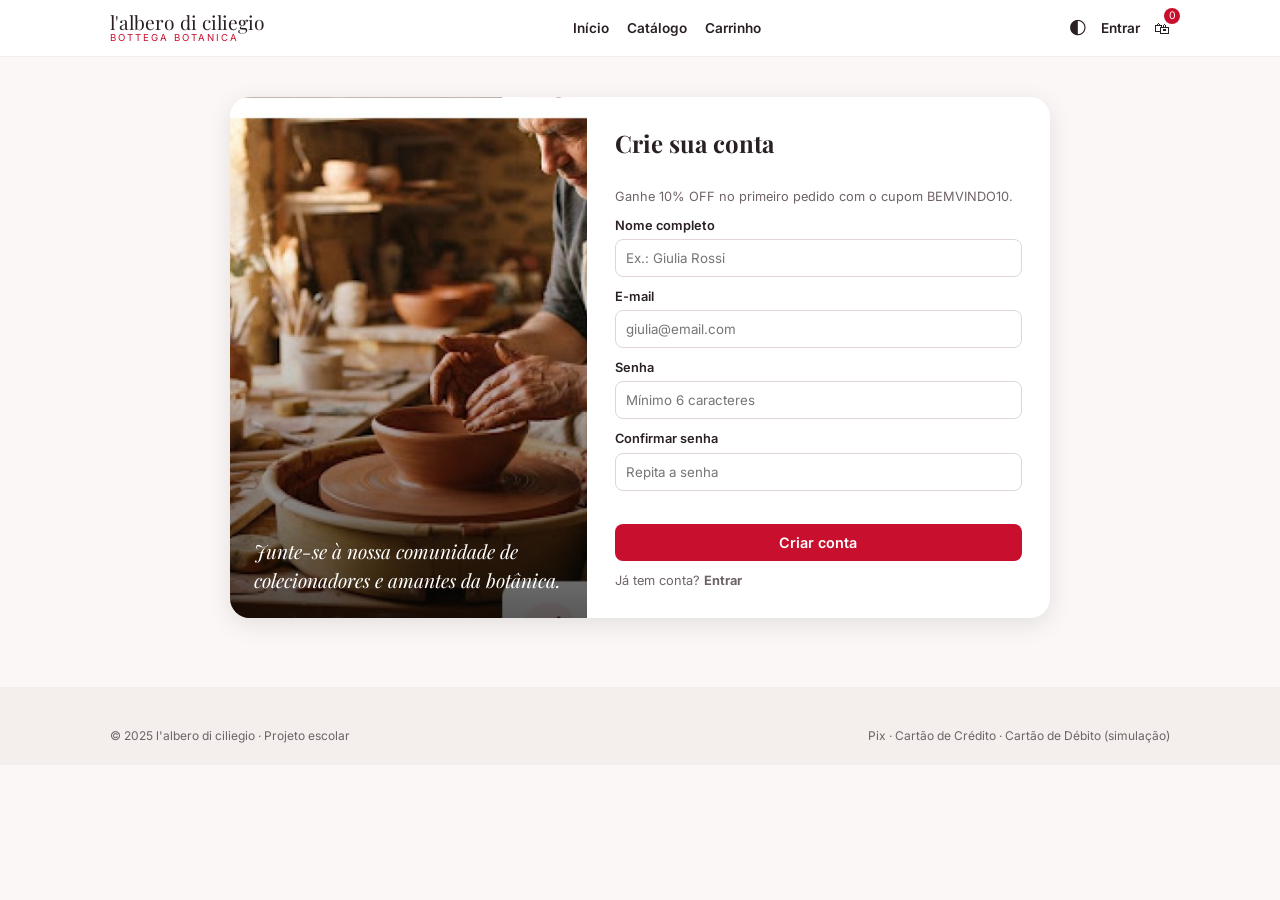
<file: cadastro.html>
<!DOCTYPE html>
<html lang="pt-BR">
<head>
  <meta charset="UTF-8">
  <meta name="viewport" content="width=device-width, initial-scale=1.0">
  <title>Criar conta | l'albero di ciliegio</title>
  <link href="https://fonts.googleapis.com/css2?family=Inter:wght@400;600&family=Playfair+Display:ital,wght@0,500;0,700;1,500&display=swap" rel="stylesheet">
  <link rel="stylesheet" href="style.css">
</head>
<body>
  <main class="container pagina">
    <section class="auth">
      <div class="lado"><p>Junte-se à nossa comunidade de colecionadores e amantes da botânica.</p></div>
      <form onsubmit="cadastrar(event)">
        <h1>Crie sua conta</h1>
        <p class="aviso-form">Ganhe 10% OFF no primeiro pedido com o cupom BEMVINDO10.</p>
        <label>Nome completo<input name="nome" placeholder="Ex.: Giulia Rossi" required></label>
        <label>E-mail<input name="email" type="email" placeholder="giulia@email.com" required></label>
        <label>Senha<input name="senha" type="password" placeholder="Mínimo 6 caracteres" required></label>
        <label>Confirmar senha<input name="confirmar" type="password" placeholder="Repita a senha" required></label>
        <p id="erro"></p>
        <button class="btn btn-primario" type="submit">Criar conta</button>
        <p class="aviso-form">Já tem conta? <a href="login.html"><strong>Entrar</strong></a></p>
      </form>
    </section>
  </main>
  <script src="produtos.js"></script>
  <script src="script.js"></script>
  <script src="acesso.js"></script>
</body>
</html>
</file>
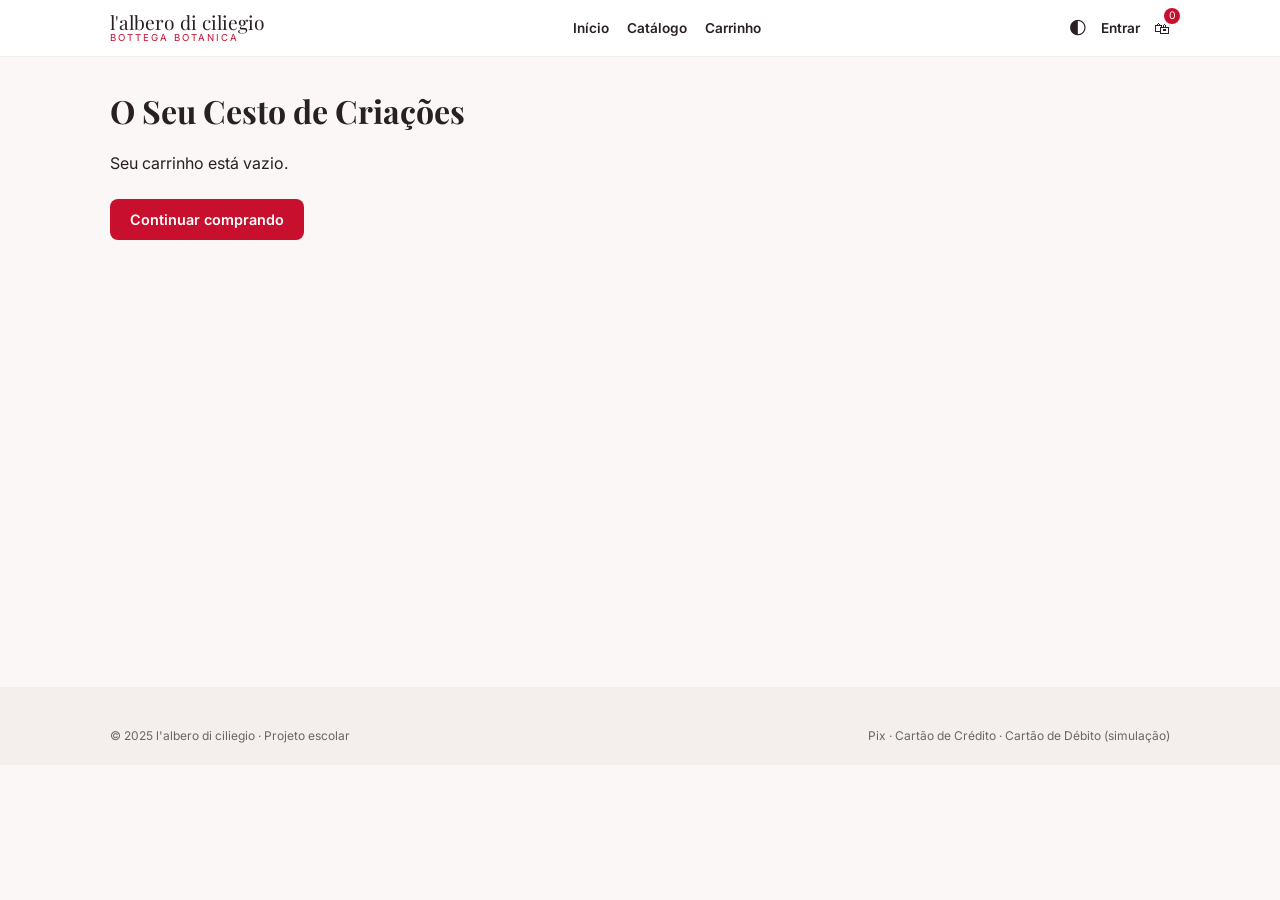
<file: checkout.html>
<!DOCTYPE html>
<html lang="pt-BR">
<head>
  <meta charset="UTF-8">
  <meta name="viewport" content="width=device-width, initial-scale=1.0">
  <title>Checkout | l'albero di ciliegio</title>
  <link href="https://fonts.googleapis.com/css2?family=Inter:wght@400;600&family=Playfair+Display:ital,wght@0,500;0,700;1,500&display=swap" rel="stylesheet">
  <link rel="stylesheet" href="style.css">
</head>
<body>
  <main class="container pagina">
    <h1>Finalizar compra</h1>
    <div class="layout-checkout">
      <form id="formulario">
        <h3>Seus dados</h3>
        <div class="campos">
          <input name="nome" placeholder="Nome completo" required>
          <input name="email" type="email" placeholder="E-mail" required>
          <input name="telefone" placeholder="Telefone" required>
          <input name="cep" placeholder="CEP" required>
          <input name="cidade" placeholder="Cidade" required>
          <input name="estado" placeholder="Estado (UF)" maxlength="2" required>
          <input name="endereco" placeholder="Endereço" class="larga" required>
        </div>
        <h3>Forma de pagamento</h3>
        <div class="formas">
          <label><input type="radio" name="pagamento" value="pix" checked> PIX</label>
          <label><input type="radio" name="pagamento" value="boleto"> Boleto</label>
          <label><input type="radio" name="pagamento" value="debito"> Cartão de débito</label>
          <label><input type="radio" name="pagamento" value="credito"> Cartão de crédito</label>
        </div>
        <div id="caixa-pix" class="caixa-pix">📱 QR Code PIX <br><small><img src="https://upload.wikimedia.org/wikipedia/commons/2/2f/Rickrolling_QR_code.png?utm_source=commons.wikimedia.org&utm_campaign=index&utm_content=original" alt="QR Code PIX"></small></div>
        <div id="caixa-boleto" class="caixa-pix">🧾 Boleto simulado<br><small><img src="https://imagepng.org/boleto-simbolo/boleto-simbolo/" alt="Boleto"></small></div>
        <div id="campos-cartao" class="campos">
          <input name="numero" placeholder="Número do cartão" maxlength="19">
          <input name="titular" placeholder="Nome do titular">
          <input name="validade" placeholder="Validade (MM/AA)" maxlength="5">
          <input name="cvv" placeholder="CVV" maxlength="3">
        </div>
        <div id="campo-parcelas"><label>Parcelamento<br><select id="parcelas" name="parcelas"></select></label></div>
        <br><button class="btn btn-primario" type="submit">Confirmar pedido</button>
      </form>
      <aside id="resumo" class="resumo"></aside>
    </div>
  </main>
  <script src="produtos.js"></script>
  <script src="script.js"></script>
  <script src="checkout.js"></script>
  <script>iniciarCheckout();</script>
  <script src="acesso.js"></script>
</body>
</html>
</file>
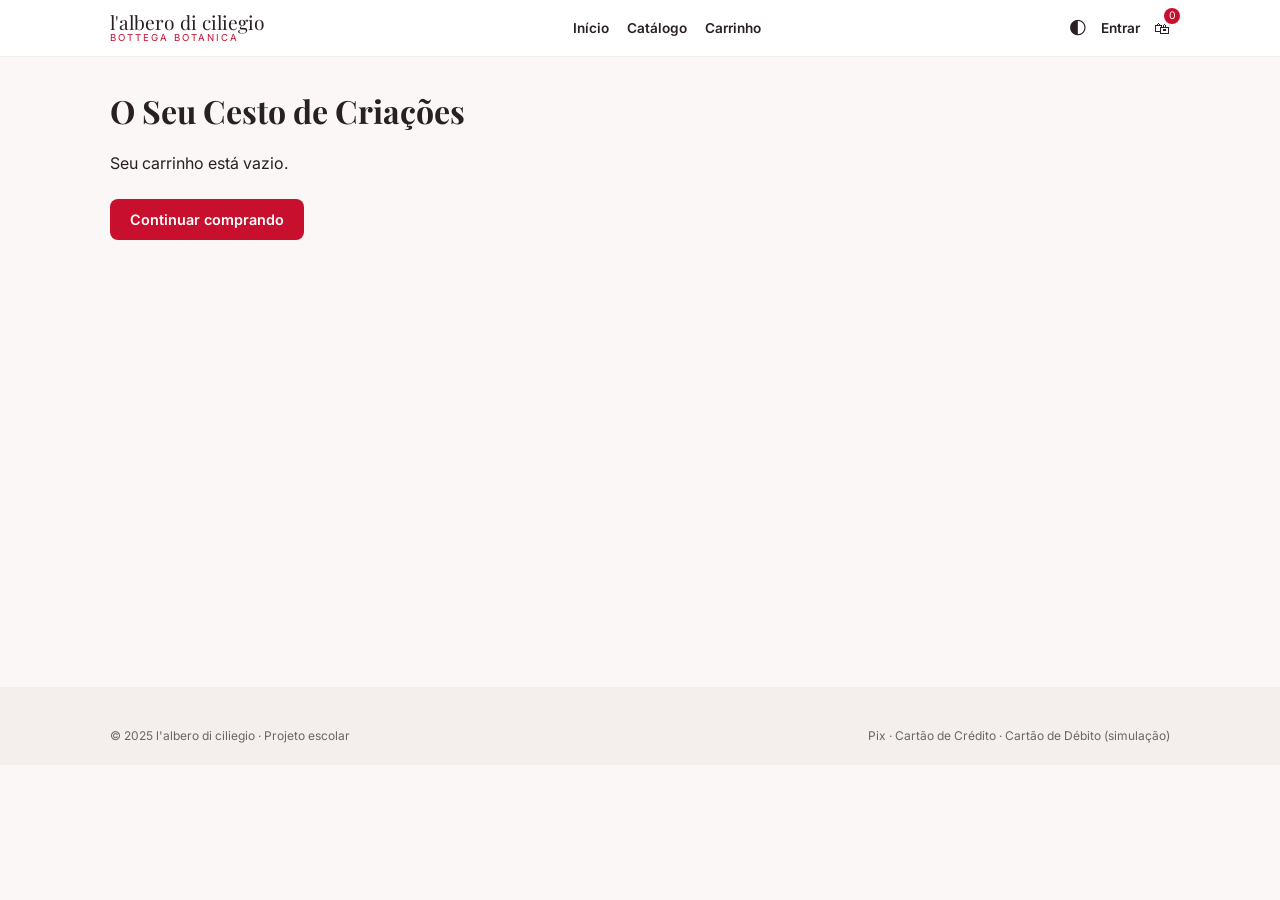
<file: compra.html>
<!DOCTYPE html>
<html lang="pt-BR">
<head>
  <meta charset="UTF-8">
  <meta name="viewport" content="width=device-width, initial-scale=1.0">
  <title>Carrinho | l'albero di ciliegio</title>
  <link href="https://fonts.googleapis.com/css2?family=Inter:wght@400;600&family=Playfair+Display:ital,wght@0,500;0,700;1,500&display=swap" rel="stylesheet">
  <link rel="stylesheet" href="style.css">
</head>
<body>
  <main class="container pagina">
    <h1>O Seu Cesto de Criações</h1>
    <section id="carrinho"></section>
  </main>
  <script src="produtos.js"></script>
  <script src="script.js"></script>
  <script src="carrinho.js"></script>
  <script>iniciarCarrinho();</script>
  <script src="acesso.js"></script>
</body>
</html>
</file>
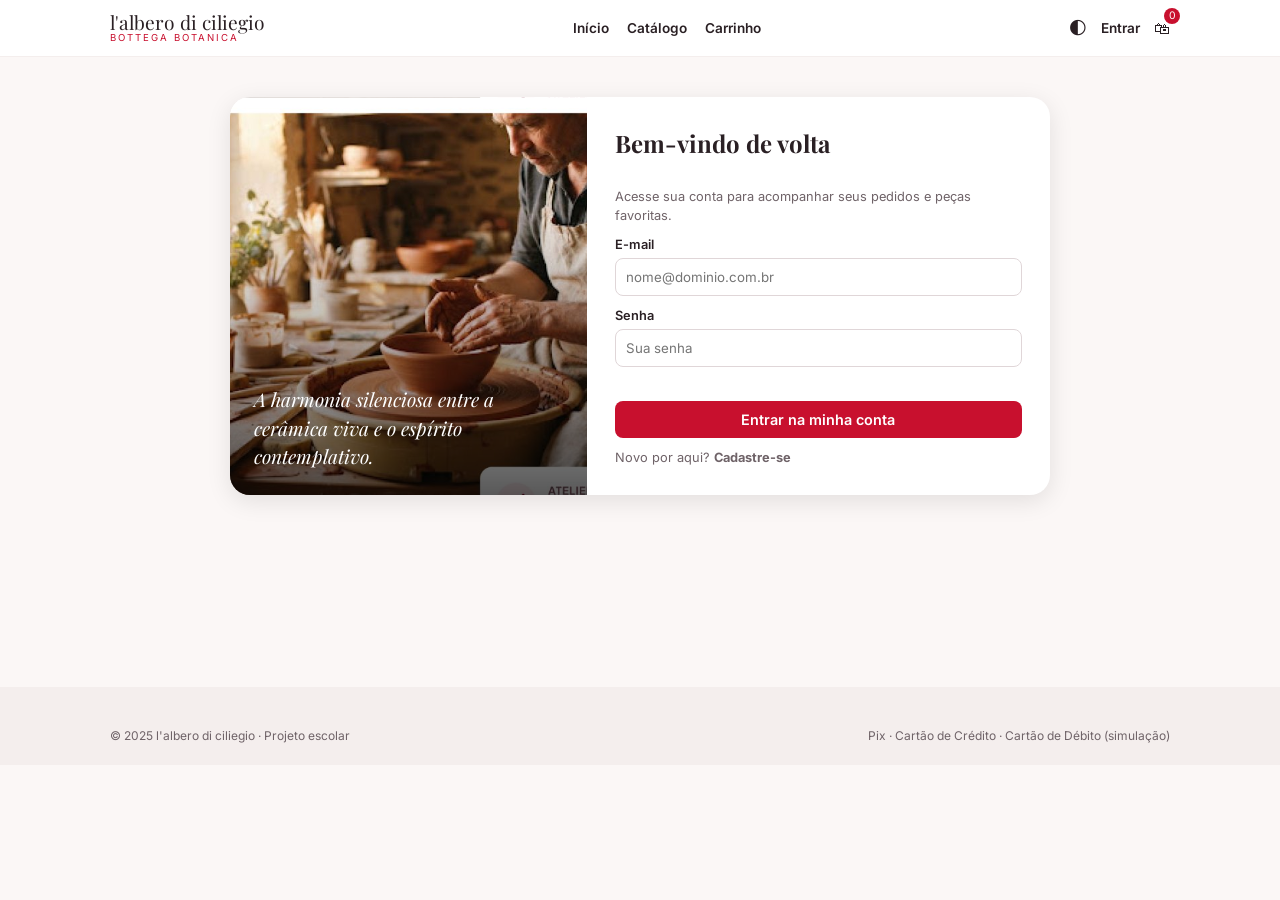
<file: login.html>
<!DOCTYPE html>
<html lang="pt-BR">
<head>
  <meta charset="UTF-8">
  <meta name="viewport" content="width=device-width, initial-scale=1.0">
  <title>Entrar | l'albero di ciliegio</title>
  <link href="https://fonts.googleapis.com/css2?family=Inter:wght@400;600&family=Playfair+Display:ital,wght@0,500;0,700;1,500&display=swap" rel="stylesheet">
  <link rel="stylesheet" href="style.css">
</head>
<body>
  <main class="container pagina">
    <section class="auth">
      <div class="lado"><p>A harmonia silenciosa entre a cerâmica viva e o espírito contemplativo.</p></div>
      <form onsubmit="entrar(event)">
        <h1>Bem-vindo de volta</h1>
        <p class="aviso-form">Acesse sua conta para acompanhar seus pedidos e peças favoritas.</p>
        <label>E-mail<input name="email" type="email" placeholder="nome@dominio.com.br" required></label>
        <label>Senha<input name="senha" type="password" placeholder="Sua senha" required></label>
        <p id="erro"></p>
        <button class="btn btn-primario" type="submit">Entrar na minha conta</button>
        <p class="aviso-form">Novo por aqui? <a href="cadastro.html"><strong>Cadastre-se</strong></a></p>
      </form>
    </section>
  </main>
  <script src="produtos.js"></script>
  <script src="script.js"></script>
  <script src="acesso.js"></script>
</body>
</html>
</file>
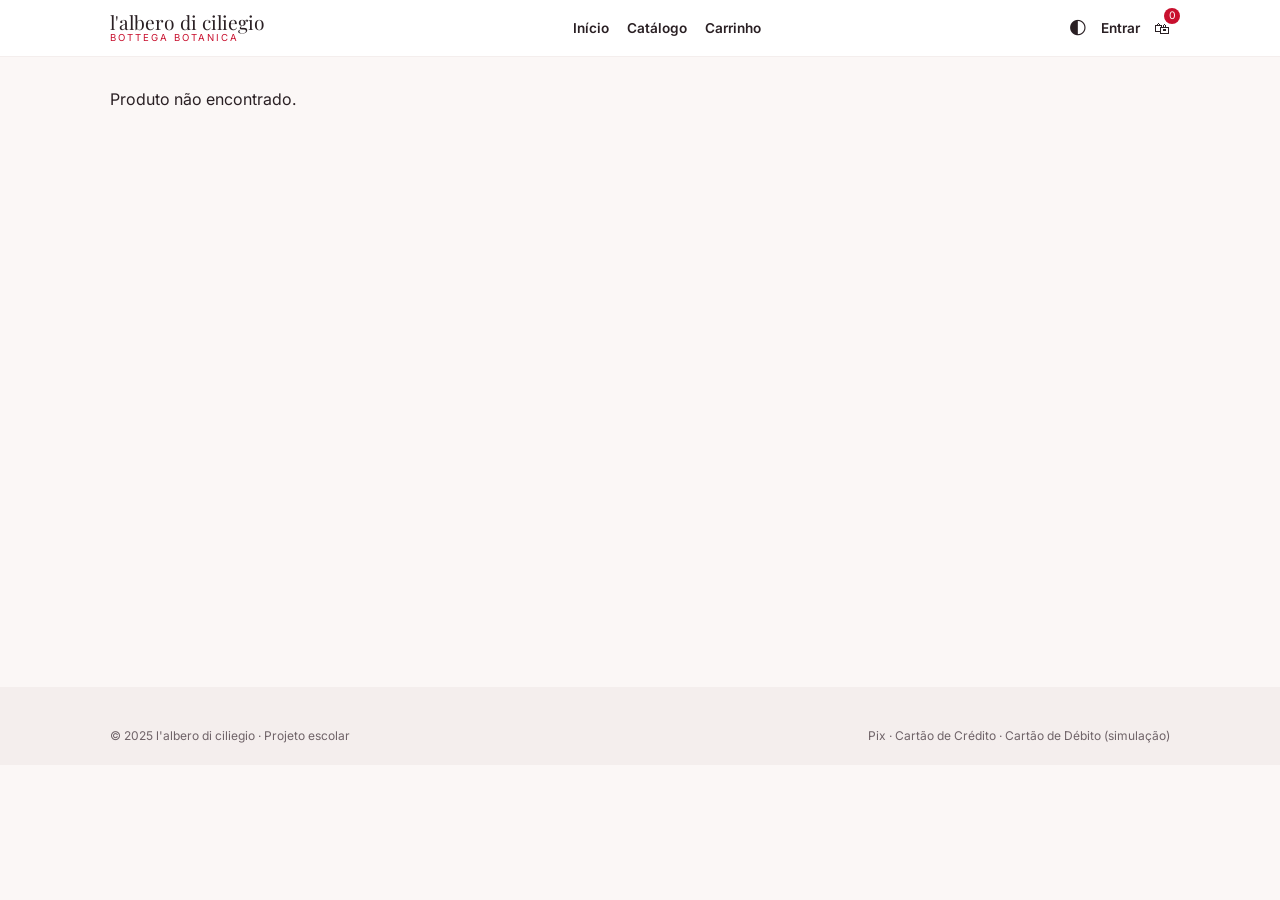
<file: produto.html>
<!DOCTYPE html>
<html lang="pt-BR">
<head>
  <meta charset="UTF-8">
  <meta name="viewport" content="width=device-width, initial-scale=1.0">
  <title>Produto | l'albero di ciliegio</title>
  <link href="https://fonts.googleapis.com/css2?family=Inter:wght@400;600&family=Playfair+Display:ital,wght@0,500;0,700;1,500&display=swap" rel="stylesheet">
  <link rel="stylesheet" href="style.css">
</head>
<body>
  <main class="container pagina">
    <section class="detalhe" id="detalhe"></section>
  </main>
  <script src="produtos.js"></script>
  <script src="script.js"></script>
  <script>mostrarDetalhe();</script>
  <script src="acesso.js"></script>
</body>
</html>
</file>
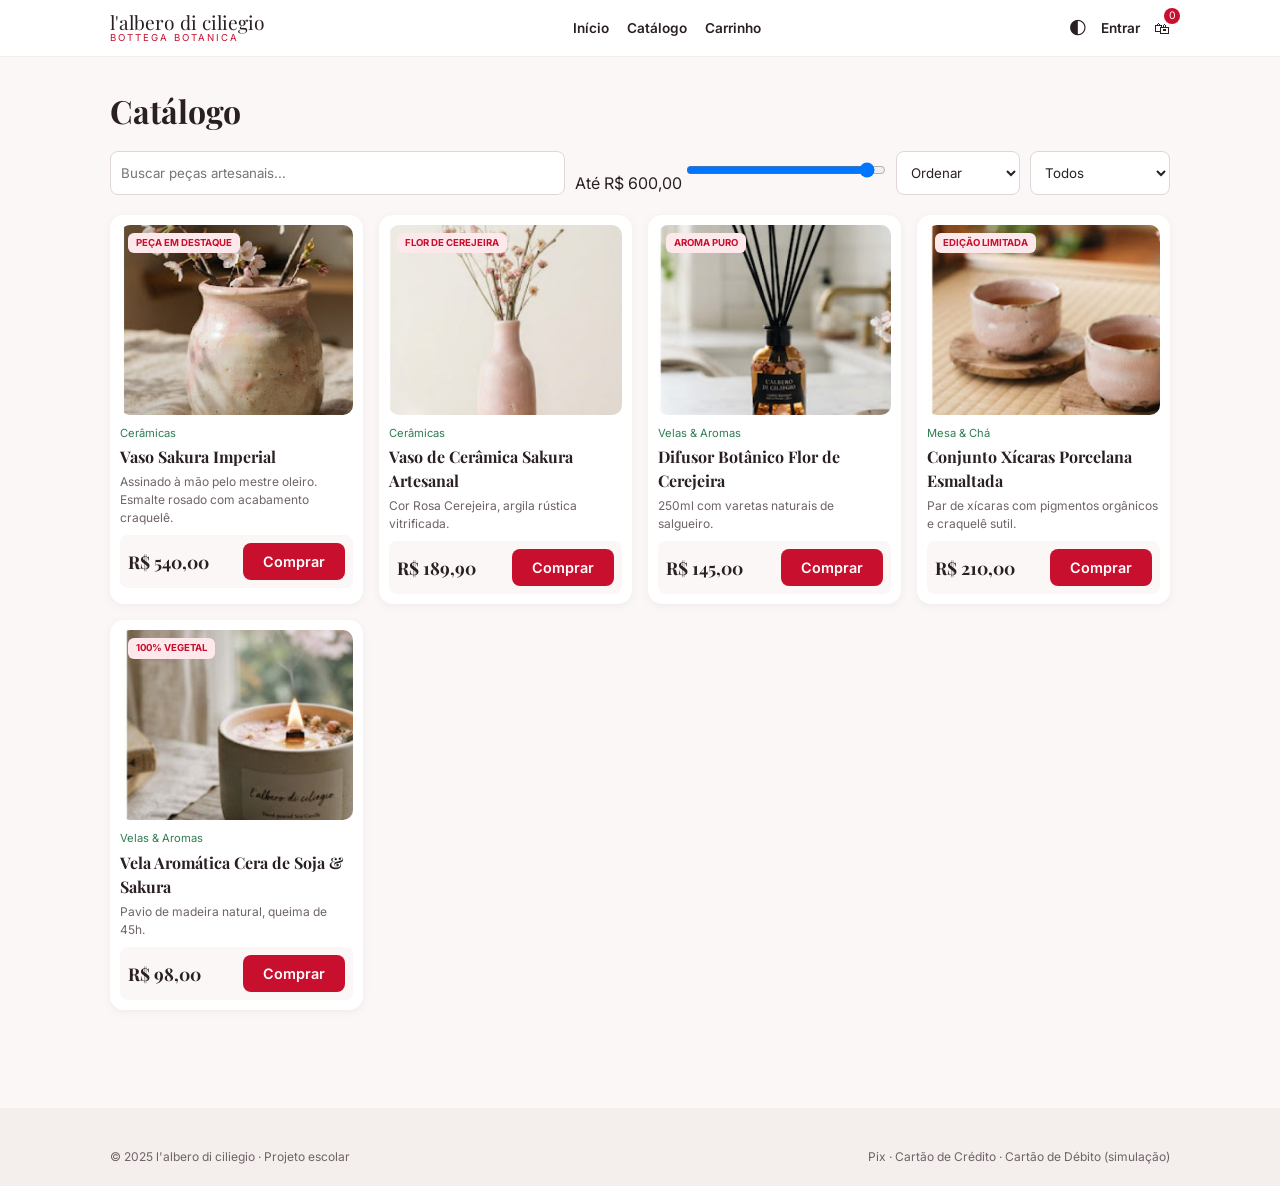
<file: produtos.html>
<!DOCTYPE html>
<html lang="pt-BR">
<head>
  <meta charset="UTF-8">
  <meta name="viewport" content="width=device-width, initial-scale=1.0">
  <title>Catálogo | l'albero di ciliegio</title>
  <link href="https://fonts.googleapis.com/css2?family=Inter:wght@400;600&family=Playfair+Display:ital,wght@0,500;0,700;1,500&display=swap" rel="stylesheet">
  <link rel="stylesheet" href="style.css">
</head>
<body>
  <main class="container pagina">
    <h1>Catálogo</h1>
    <div class="filtros">
      <input type="search" id="busca" placeholder="Buscar peças artesanais..." oninput="mostrarCatalogo()">
      <label>Até <output id="valor-preco"></output> <input type="range" id="preco" min="5000" max="60000" step="1000" value="60000" oninput="mostrarCatalogo()"></label>
      <select id="ordem" onchange="mostrarCatalogo()"><option value="">Ordenar</option><option value="menor">Menor preço</option><option value="maior">Maior preço</option></select>
      <select id="categoria" onchange="mostrarCatalogo()">
        <option>Todos</option><option>Cerâmicas</option><option>Velas &amp; Aromas</option><option>Mesa &amp; Chá</option>
      </select>
    </div>
    <section class="produtos" id="lista"></section>
  </main>
  <script src="produtos.js"></script>
  <script src="script.js"></script>
  <script>mostrarCatalogo();</script>
  <script src="acesso.js"></script>
</body>
</html>
</file>
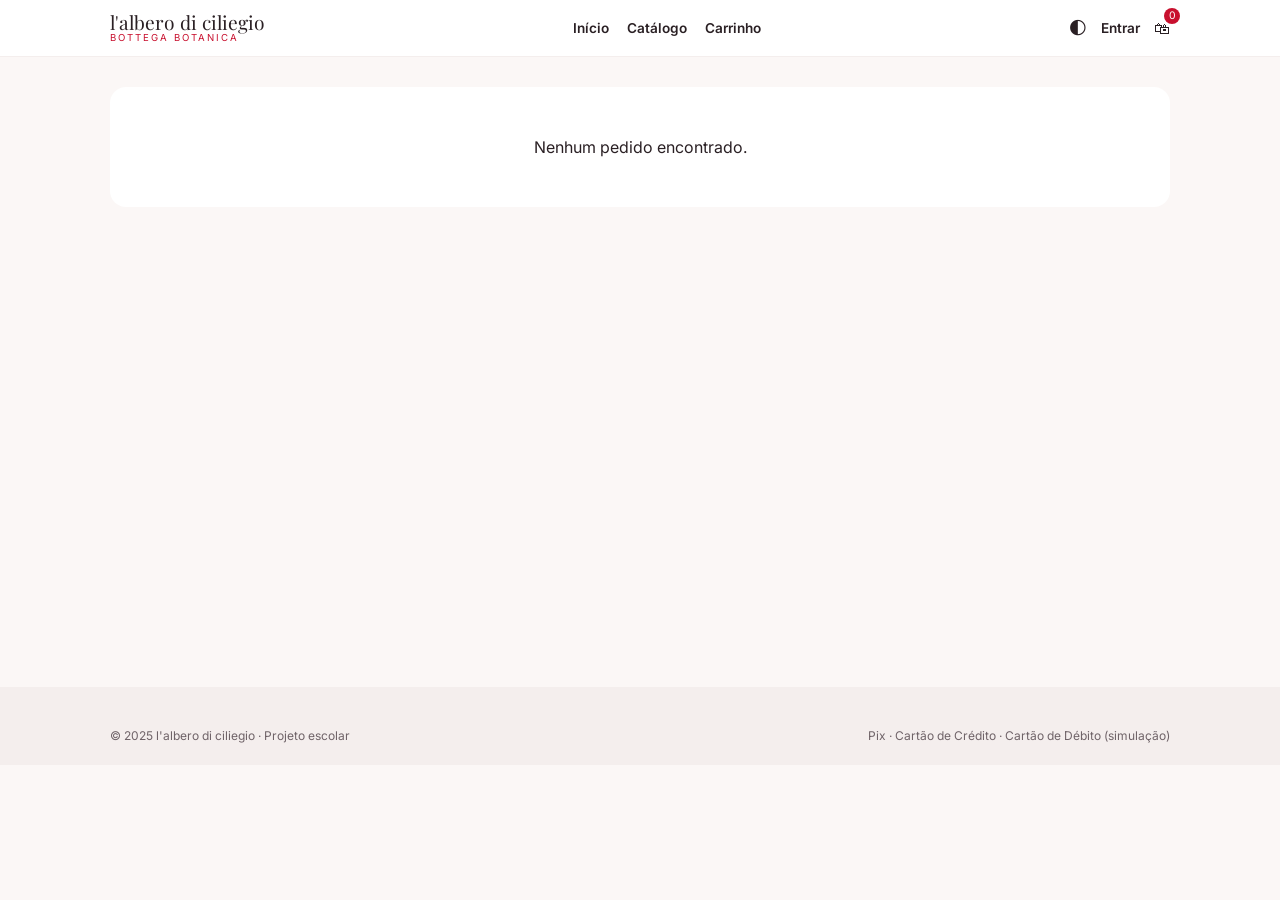
<file: sucesso.html>
<!DOCTYPE html>
<html lang="pt-BR">
<head>
  <meta charset="UTF-8">
  <meta name="viewport" content="width=device-width, initial-scale=1.0">
  <title>Pedido confirmado | l'albero di ciliegio</title>
  <link href="https://fonts.googleapis.com/css2?family=Inter:wght@400;600&family=Playfair+Display:ital,wght@0,500;0,700;1,500&display=swap" rel="stylesheet">
  <link rel="stylesheet" href="style.css">
</head>
<body>
  <main class="container pagina">
    <section id="sucesso" class="sucesso"></section>
  </main>
  <script src="produtos.js"></script>
  <script src="script.js"></script>
  <script src="checkout.js"></script>
  <script>mostrarSucesso();</script>
  <script src="acesso.js"></script>
</body>
</html>
</file>
<file: style.css>
:root {
  --vermelho: #c8102e;
  --fundo: #fbf7f6;
  --cartao: #ffffff;
  --bege: #f4eeed;
  --texto: #2a2024;
  --cinza: #6f6368;
  --rosa: #fde8ec;
  --verde: #2e7d4f;
  --fonte-titulo: 'Playfair Display', Georgia, serif;
  --fonte-texto: 'Inter', system-ui, Arial, sans-serif;
}
* { 
    box-sizing: border-box;
     margin: 0; 
     padding: 0; 
    }


@media (max-width: 700px) {
    .detalhe,
    .layout-checkout,
    .campos {
        grid-template-columns: 1fr;
    }

    .linha-carrinho {
        grid-template-columns: 60px minmax(0, 1fr) auto;
    }
}

@media (max-width: 600px) {
    .hero h1 {
        font-size: 2rem;
    }

    .produtos,
    .vantagens,
    .rodape .colunas,
    .numeros {
        grid-template-columns: 1fr;
    }

    .acoes input {
        width: min(140px, 100%);
    }
}


@media (max-width: 600px) {
    .container {
        padding-right: 16px;
        padding-left: 16px;
    }

    .hero {
        gap: 24px;
        padding: 24px 0;
    }

    .hero h1 {
        font-size: 2rem;
    }

    .produtos,
    .vantagens,
    .rodape .colunas,
    .numeros {
        grid-template-columns: 1fr;
    }

    .manifesto {
        padding: 18px;
    }

    .titulo-secao {
        align-items: flex-start;
        flex-wrap: wrap;
    }

    .acoes input {
        flex-basis: 100%;
    }

    .linha-carrinho {
        grid-template-columns: 52px minmax(0, 1fr) auto;
        gap: 8px;
    }

    .linha-carrinho > * {
        min-width: 0;
    }

    .foto-detalhe {
        height: clamp(240px, 60vw, 360px);
    }

    .auth .lado {
        min-height: 140px;
    }

    .aviso {
        right: 16px;
        bottom: 16px;
        left: 16px;
        text-align: center;
    }
}

@media (max-width: 600px) {
    .hero {
        grid-template-columns: minmax(0, 1fr);
        gap: 24px;
        padding: 24px 0;
    }

    .hero > * {
        min-width: 0;
    }

    .hero-card {
        width: 100%;
    }

    .produtos,
    .vantagens,
    .rodape .colunas,
    .numeros,
    .manifesto,
    .detalhe,
    .layout-checkout,
    .campos,
    .auth {
        grid-template-columns: minmax(0, 1fr);
    }

    .container {
        padding-right: 16px;
        padding-left: 16px;
    }

    .hero h1 {
        font-size: 2rem;
    }
}
body {
     font-family: var(--fonte-texto);
      background: var(--fundo);
       color: var(--texto); 
       line-height: 1.5; 
    }
a { 
    color: inherit; 
    text-decoration: none;
 }
img { 
    display: block;
     width: 100%; 
     height: 100%; 
     object-fit: cover;
     }
h1, h2, h3, .logo { 
    font-family: var(--fonte-titulo);
     color: var(--texto); 
    }
.container { max-width: 1100px; 
    margin: 0 auto; 
    padding: 0 20px;
}
body { 
    font-family: var(--fonte-texto); 
    background: var(--fundo); 
    color: var(--texto); 
    line-height: 1.5; 
}
a {
     color: inherit; 
     text-decoration: none; 
    }
img { 
    display: block; 
    width: 100%; 
    height: 100%; 
    object-fit: cover; 
}
h1, h2, h3, .logo { 
    font-family: var(--fonte-titulo);
 }
.container {
     max-width: 1100px; 
     margin: 0 auto; 
     padding: 0 20px; 
    }
section {
     margin-bottom: 48px; 
    }

.btn { 
    display: inline-block;
     padding: 10px 20px;
      border-radius: 8px;
       font-weight: 600;
        font-size: .9rem;
         border: 0;
          cursor: pointer;
         }
.btn-primario { 
    background: var(--vermelho); 
    color: #fff; 
}
.btn-secundario { 
    background: var(--bege); 
    color: var(--texto);
 }

.topo { 
    background: var(--bege); 
    font-size: .75rem; 
    padding: 6px 0; 
}
.topo .container { 
    display: flex;
     justify-content: space-between;
      gap: 10px; 
      flex-wrap: wrap;
     }
.topo .verde { 
    color: var(--verde);
 }
.cabecalho { 
    background: var(--cartao);
     position: sticky;
      top: 0;
       z-index: 10;
        border-bottom: 1px solid var(--bege); 
    }
.cabecalho .container {
     display: flex; 
     align-items: center; 
     justify-content: space-between;
      gap: 16px;
       padding-top: 12px;
        padding-bottom: 12px;
         flex-wrap: wrap; 
        }
.logo {
     font-size: 1.2rem;
      line-height: 1.1; 
    }
.logo small { 
    display: block;
     font-family: var(--fonte-texto);
      font-size: .6rem;
       letter-spacing: 2px; 
       text-transform: uppercase;
        color: var(--vermelho);
     }
.menu { 
    display: flex;
     gap: 18px;
      font-size: .85rem;
       font-weight: 600;
        list-style: none;
         flex-wrap: wrap;
         }
.menu a.ativo, .menu a:hover { 
    color: var(--vermelho); 
}
.acoes { display: flex;
     align-items: center;
      gap: 14px;
     }
.acoes input {
     padding: 8px 12px;
      border: 1px solid var(--bege);
       border-radius: 8px;
        background: var(--fundo);
         width: 200px; 
         font-family: inherit;
         }
.carrinho-icone {
     position: relative;
     }
.carrinho-icone span { 
    position: absolute;
        top: -8px; 
        right: -10px;
         background: var(--vermelho);
         color: #fff;
         font-size: .65rem;
        border-radius: 50%;
         width: 16px;
        height: 16px;
         text-align: center;
         }


.hero { 
    display: grid;
     grid-template-columns: 1.1fr 1fr; 
     gap: 40px;
      align-items: center;
       padding: 40px 0; 
    }
.selo { 
    display: inline-block;
     background: var(--rosa);
      color: var(--vermelho);
       font-size: .7rem;
        font-weight: 700;
         padding: 4px 12px; 
         border-radius: 20px;
          margin-bottom: 16px;
         }
.hero h1 { 
    font-size: 2.8rem;
     line-height: 1.15;
      margin-bottom: 14px;
     }
.hero h1 em { 
    color: var(--vermelho);
 }
.hero p { 
    color: var(--cinza);
     margin-bottom: 20px;
     }
.hero .botoes { 
    display: flex;
     gap: 10px;
      flex-wrap: wrap;
       margin-bottom: 20px;
     }
.hero ul {
    display: flex;
     gap: 14px; 
     list-style: none; 
     font-size: .72rem;
      color: var(--cinza);
       flex-wrap: wrap;
     }
.hero-card { 
    background: var(--cartao);
     border-radius: 16px;
      padding: 10px;
       box-shadow: 0 6px 24px rgba(0,0,0,.08);
     }
.hero-card .foto { 
    height: 260px;
     border-radius: 12px; 
     overflow: hidden;
     }
.hero-card .info { 
    display: flex;
     justify-content: space-between;
      align-items: center;
       padding: 12px 6px 4px;
     }
.hero-card h3 { 
    font-size: 1.1rem;
 }
.preco-grande { 
    font-family: var(--fonte-titulo);
     font-size: 1.4rem;
      color: var(--vermelho);
     }


.categorias { 
    display: flex;
     gap: 8px; 
     flex-wrap: wrap;
      background: var(--bege);
       padding: 10px;
        border-radius: 12px;
     }
.categorias button { 
    border: 0; 
    background: var(--cartao);
     padding: 8px 14px;
      border-radius: 8px;
       font-size: .8rem;
        font-weight: 600;
         cursor: pointer;
          font-family: inherit;
         }
.categorias button.ativo { 
    background: var(--vermelho);
     color: #fff; 
    }


.titulo-secao { 
    display: flex;
     justify-content: space-between;
      align-items: flex-end;
       margin: 40px 0 20px;
        gap: 10px; 
    }
.titulo-secao small { 
    display: block;
     color: var(--vermelho);
      font-size: .7rem;
       letter-spacing: 1px;
        text-transform: uppercase;
     }
.titulo-secao h2 { 
    font-size: 1.8rem; 
}
.titulo-secao a { 
    color: var(--vermelho);
     font-weight: 600; 
     font-size: .85rem;
     }
.produtos { 
    display: grid;
     grid-template-columns: repeat(4, 1fr);
      gap: 16px; 
    }
.card { 
    background: var(--cartao);
     border-radius: 14px; 
     padding: 10px;
      box-shadow: 0 2px 10px rgba(0,0,0,.05);
     }
.card .foto { 
    position: relative;
     height: 190px;
      border-radius: 10px;
       overflow: hidden;
        margin-bottom: 10px;
     }
.etiqueta { 
    position: absolute; 
    top: 8px; 
    left: 8px;
     background: var(--rosa);
      color: var(--vermelho);
       font-size: .6rem;
        font-weight: 700;
         padding: 3px 8px; 
         border-radius: 6px;
         }
.card .estoque { 
    display: flex; 
    justify-content: space-between; 
    font-size: .7rem; 
    color: var(--verde); 
}
.card h3 { 
    font-size: 1rem;
     margin: 4px 0; 
    }
.card .descricao {
     font-size: .75rem; 
     color: var(--cinza); 
     margin-bottom: 8px;
     }
.card .compra { 
    display: flex; 
    justify-content: space-between;
     align-items: center; 
     background: var(--fundo);
      padding: 8px; 
      border-radius: 8px; 
    }
.preco { 
    font-family: var(--fonte-titulo); 
    font-weight: 700; 
    font-size: 1.1rem;
 }


.manifesto {
     display: grid;
      grid-template-columns: 1fr 1fr;
       gap: 32px;
        align-items: center;
         background: var(--cartao); 
         border-radius: 20px;
          padding: 28px; 
        }
.manifesto .foto { 
    height: 300px; 
    border-radius: 14px; 
    overflow: hidden;
 }
.manifesto h2 { 
    font-size: 1.7rem;
     margin: 6px 0 10px;
     }
.manifesto p { 
    color: var(--cinza); 
    font-size: .9rem;
     margin-bottom: 16px
     }
.numeros { 
    display: grid;
     grid-template-columns: repeat(3, 1fr);
      gap: 8px; 
      margin-bottom: 14px;
     }
.numeros div {
     background: var(--fundo);
      border-radius: 8px;
       padding: 10px; 
       text-align: center; 
       font-size: .7rem;
        color: var(--cinza);
     }
.numeros strong { 
    display: block; 
    font-family: var(--fonte-titulo); 
    font-size: 1.2rem; 
    color: var(--texto);
 }


.vantagens { 
    display: grid; 
    grid-template-columns: repeat(3, 1fr);
     gap: 16px;
    }
.vantagens div { 
    background: var(--bege);
     border-radius: 12px;
      padding: 16px; 
      font-size: .8rem;
       color: var(--cinza);
     }
.vantagens h3 { 
    font-family: var(--fonte-texto);
     font-size: .95rem;
      color: var(--texto); 
      margin-bottom: 4px; 
    }
.avaliacoes {
     background: var(--cartao);
      border-radius: 16px;
       padding: 22px; 
       display: flex;
        justify-content: space-between;
         align-items: center; 
         gap: 16px;
          flex-wrap: wrap; 
         }
.avaliacoes .nota { 
    color: var(--vermelho); 
}
.avaliacoes blockquote {
     background: var(--fundo);
      padding: 12px; 
      border-radius: 8px; 
      font-size: .8rem;
       font-style: italic; 
       max-width: 380px;
     }
.rodape { 
    background: var(--bege);
     padding: 40px 0 20px;
      font-size: .85rem; 
      color: var(--cinza); 
    }
.rodape .colunas { 
    display: grid;
     grid-template-columns: 1.5fr 1fr 1fr 1fr;
      gap: 24px;
       margin-bottom: 24px; 
    }
.rodape h4 { 
    color: var(--texto);
     font-size: .75rem;
      text-transform: uppercase;
       margin-bottom: 8px;
     }
.rodape li { 
    list-style: none; 
    margin-bottom: 4px;
 }
.rodape form { 
    display: flex;
     gap: 6px; 
     margin-top: 10px; 
    }
.rodape input { 
    flex: 1; 
    padding: 8px; 
    border: 1px solid var(--bege); 
    border-radius: 8px;
     min-width: 0; 
    }
.copy { 
    display: flex; 
    justify-content: space-between; 
    flex-wrap: wrap; 
    gap: 8px; 
    font-size: .75rem; 
}





[hidden] { 
    display: none !important; 
}
.pagina { 
    padding-top: 30px; 
    padding-bottom: 50px; 
    min-height: 70vh;
 }
.pagina h1 {
     margin-bottom: 16px;
     }
.card .foto {
     display: block;
     }
.card h3 a:hover {
     color: var(--vermelho); 
    }
.filtros {
     display: flex;
      gap: 10px; 
      margin-bottom: 20px;
       flex-wrap: wrap; 
    }
.filtros input, .filtros select, form input, form select {
     padding: 10px; 
     border: 1px solid #e0d6d8; 
     border-radius: 8px; 
     font-family: inherit; 
     background: var(--cartao); 
    }
.filtros input { 
    flex: 1;
     min-width: 200px; 
    }
.detalhe { 
    display: grid;
     grid-template-columns: 1fr 1fr;
      gap: 32px;
       align-items: center; 
    }
.foto-detalhe { 
    height: 420px;
     border-radius: 16px; 
     overflow: hidden; 
    }
.detalhe h1 { 
    font-size: 2.2rem; 
}
.descricao-grande { 
    color: var(--cinza); 
    margin: 10px 0; 
}
.linha-carrinho { 
    display: grid; 
    grid-template-columns: 70px 1fr auto auto auto;
     gap: 14px; 
     align-items: center; 
     background: var(--cartao);
      padding: 10px; 
      border-radius: 12px; 
      margin-bottom: 10px; 
    }
.linha-carrinho img { 
    height: 70px; 
    border-radius: 8px; 
}
.qtd { 
    display: flex; 
    align-items: center;
     gap: 8px; 
    }
.qtd button, .remover { 
    border: 1px solid #e0d6d8;
     background: var(--fundo); 
     border-radius: 6px; 
     width: 28px;
      height: 28px; 
      cursor: pointer; 
    }
.resumo { 
    background: var(--cartao); 
    border-radius: 12px;
     padding: 16px; 
    }
.resumo p { 
    display: flex; 
    justify-content: space-between; 
    margin-bottom: 6px;
     gap: 10px;
    }
.resumo .total {
     font-size: 1.2rem; 
     font-weight: 700; 
     border-top: 1px solid var(--bege);
      padding-top: 8px; 
    }
.resumo .btn { 
    margin: 8px 8px 0 0;
 }
.layout-checkout {
     display: grid; 
     grid-template-columns: 2fr 1fr;
      gap: 24px; align-items: start; 
    }
form h3 { 
    margin: 16px 0 8px; 
}
.campos { 
    display: grid;
     grid-template-columns: 1fr 1fr;
      gap: 10px;
     }
.campos .larga { 
    grid-column: 1 / -1;
 }
.formas { 
    display: flex; 
    gap: 16px;
     flex-wrap: wrap;
      margin-bottom: 12px; 
    }
.caixa-pix { 
    background: var(--bege); 
    padding: 20px; 
    border-radius: 10px;
     text-align: center;
     }
.simulacao { 
    background: var(--rosa);
     color: var(--vermelho);
      padding: 10px 14px;
       border-radius: 8px;
        font-weight: 600;
         margin-bottom: 16px;
         }
.sucesso { 
    text-align: center;
     background: var(--cartao);
      padding: 40px 20px;
       border-radius: 16px; 
    }
.sucesso p {
    margin: 8px 0;
 }
.aviso { 
    position: fixed;
     bottom: 24px;
      right: 24px;
       background: var(--verde);
        color: #fff;
         padding: 12px 18px;
          border-radius: 10px;
           z-index: 50; 
        }
@media (max-width: 700px) {
  .detalhe, .layout-checkout, .campos {
     grid-template-columns: 1fr;
     }
  .linha-carrinho { 
    grid-template-columns: 60px 1fr auto;
 }
}


[data-tema="escuro"] {
        --fundo: #161215;
        --cartao: #211a1e;
        --bege: #2b2327;
        --texto: #f3eaed;
        --cinza: #b3a5ab;
        --rosa: #3a1f27;
        --verde: #5cc98a;
        --vermelho: #e8486b;
         }
input, select, button { 
    color: inherit;
     font-family: inherit; 
    }
.btn-primario {
    color: #fff; 
}
.icone { 
    background: none;
     border: 0;
      cursor: pointer;
       font-size: 1.1rem;
     }
#conta { 
    font-size: .85rem;
     font-weight: 600;
     }


.cupom { 
    display: flex;
     gap: 8px; 
     margin-bottom: 12px;
     }
.cupom input { 
    flex: 1;
     min-width: 0;
      padding: 8px;
       border: 1px solid var(--bege);
        border-radius: 8px;
         background: var(--fundo);
         }
.cupom .btn {
     margin: 0; 
    }
.linha-tempo { 
    list-style: none; 
    display: flex;
     gap: 8px;
     margin: 16px 0; 
     text-align: left; 
     flex-wrap: wrap;
     }
.linha-tempo li {
     flex: 1;
      min-width: 130px;
       background: var(--bege);
        padding: 10px;
         border-radius: 8px; 
         font-size: .8rem; 
         color: var(--cinza);
         }
.linha-tempo li.feito {
     background: var(--rosa);
      color: var(--vermelho);
       font-weight: 600;
     }
.auth {
     display: grid; 
     grid-template-columns: 1fr 1.3fr;
      max-width: 820px;
       margin: 10px auto;
        background: var(--cartao);
         border-radius: 20px;
          overflow: hidden;
           box-shadow: 0 6px 24px rgba(0,0,0,.1); 
        }
.auth .lado { 
    background: linear-gradient(transparent 30%, rgba(0,0,0,.65)), url(../img/atelier.jpg) center / cover;
     color: #fff;
      padding: 24px; 
      display: flex;
       align-items: flex-end;
        min-height: 380px;
         font-family: var(--fonte-titulo);
          font-style: italic;
           font-size: 1.2rem;
         }
.auth form { 
    padding: 28px; 
    display: flex; 
    flex-direction: column; 
    gap: 10px; 
}
.auth label { 
    display: flex;
     flex-direction: column;
      gap: 4px; 
      font-size: .8rem; 
      font-weight: 600; 
    }
.aviso-form { 
    font-size: .8rem;
     color: var(--cinza); 
    }
#erro { 
    color: var(--vermelho);
     font-size: .85rem; 
     min-height: 1em; 
    }
@media (max-width: 700px) { 
    .auth {
         grid-template-columns: 1fr; 
        } 
        .auth .lado {
             min-height: 140px;
             }
     }
.btn {
     display: inline-block;
      padding: 10px 20px; 
      border-radius: 8px; 
      font-weight: 600;
       font-size: .9rem;
        border: 0; 
        cursor: pointer; 
    }
.btn-primario {
     background: var(--vermelho);
      color: #fff; 
    }
.btn-secundario { 
    background: var(--bege);
     color: var(--texto);
     }


.topo { 
    background: var(--bege);
     font-size: .75rem;
      padding: 6px 0;
     }
.topo .container { 
    display: flex;
     justify-content: space-between;
      gap: 10px; flex-wrap: wrap;
     }
.topo .verde {
     color: var(--verde);
     }
.cabecalho { 
    background: var(--cartao);
     position: sticky;
      top: 0; z-index: 10;
       border-bottom: 1px solid var(--bege);
     }
.cabecalho .container { display: flex;
     align-items: center;
      justify-content: space-between;
       gap: 16px;
        padding-top: 12px;
         padding-bottom: 12px;
          flex-wrap: wrap;
         }
.logo { 
    font-size: 1.2rem;
     line-height: 1.1;
     }
.logo small { display: block;
     font-family: var(--fonte-texto);
      font-size: .6rem; letter-spacing: 2px;
       text-transform: uppercase;
        color: var(--vermelho);
     }
.menu {
     display: flex;
     gap: 18px;
      font-size: .85rem;
       font-weight: 600;
        list-style: none;
         flex-wrap: wrap;
         }
.menu a.ativo, .menu a:hover { 
    color: var(--vermelho);
 }
.acoes { 
    display: flex;
     align-items: center;
      gap: 14px;
     }
.acoes input { 
    padding: 8px 12px;
     border: 1px solid var(--bege);
      border-radius: 8px;
       background: var(--fundo);
        width: 200px;
         font-family: inherit;
         }
.carrinho-icone { 
    position: relative;
 }
.carrinho-icone span { position: absolute;
     top: -8px;
      right: -10px;
       background: var(--vermelho);
        color: #fff;
         font-size: .65rem;
          border-radius: 50%;
           width: 16px;
            height: 16px; 
            text-align: center; 
        }


.hero {
     display: grid;
      grid-template-columns: 1.1fr 1fr;
       gap: 40px;
        align-items: center;
         padding: 40px 0; 
        }
.selo { 
    display: inline-block;
     background: var(--rosa); 
     color: var(--vermelho);
      font-size: .7rem;
       font-weight: 700;
        padding: 4px 12px; 
        border-radius: 20px;
         margin-bottom: 16px;
         }
.hero h1 { 
    font-size: 2.8rem; 
    line-height: 1.15;
     margin-bottom: 14px;
     }
.hero h1 em {
     color: var(--vermelho);
     }
.hero p { 
    color: var(--cinza);
     margin-bottom: 20px; 
    }
.hero .botoes { 
    display: flex;
     gap: 10px; 
     flex-wrap: wrap;
      margin-bottom: 20px;
     }
.hero ul { 
    display: flex; 
    gap: 14px; 
    list-style: none;
     font-size: .72rem;
      color: var(--cinza); 
      flex-wrap: wrap; 
    }
.hero-card { 
    background: var(--cartao); 
    border-radius: 16px;
     padding: 10px; 
     box-shadow: 0 6px 24px rgba(0,0,0,.08);
     }
.hero-card .foto {
     height: 260px; 
     border-radius: 12px;
      overflow: hidden;
     }
.hero-card .info {
     display: flex; 
     justify-content: space-between; 
     align-items: center; 
     padding: 12px 6px 4px; 
    }
.hero-card h3 { 
    font-size: 1.1rem; 
}
.preco-grande { 
    font-family: var(--fonte-titulo);
     font-size: 1.4rem;
      color: var(--vermelho); 
    }


.categorias { 
    display: flex; 
    gap: 8px; 
    flex-wrap: wrap;
     background: var(--bege); 
     padding: 10px; 
     border-radius: 12px; 
    }
.categorias button {
     border: 0; 
     background: var(--cartao); 
     padding: 8px 14px;
      border-radius: 8px; 
      font-size: .8rem; 
      font-weight: 600; 
      cursor: pointer; 
      font-family: inherit; 
    }
.categorias button.ativo { 
    background: var(--vermelho); 
    color: #fff; 
}


.titulo-secao { 
    display: flex; 
    justify-content: space-between; 
    align-items: flex-end; 
    margin: 40px 0 20px;
     gap: 10px;
     }
.titulo-secao small { 
    display: block; 
    color: var(--vermelho);
     font-size: .7rem;
      letter-spacing: 1px; 
      text-transform: uppercase; 
    }
.titulo-secao h2 {
     font-size: 1.8rem;
     }
.titulo-secao a { 
    color: var(--vermelho);
     font-weight: 600; 
     font-size: .85rem;
     }
.produtos {
     display: grid; 
     grid-template-columns: repeat(4, 1fr); 
     gap: 16px;
     }
.card {
     background: var(--cartao);
      border-radius: 14px;
       padding: 10px;
        box-shadow: 0 2px 10px rgba(0,0,0,.05);
     }
.card .foto { position: relative;
     height: 190px;
      border-radius: 10px; 
      overflow: hidden; 
      margin-bottom: 10px;
     }
.etiqueta {
     position: absolute; 
     top: 8px; 
     left: 8px; 
     background: var(--rosa);
      color: var(--vermelho); 
      font-size: .6rem; 
      font-weight: 700;
       padding: 3px 8px;
        border-radius: 6px;
     }
.card .estoque {
     display: flex; 
     justify-content: space-between;
      font-size: .7rem; 
      color: var(--verde); 
    }
.card h3 {
     font-size: 1rem;
      margin: 4px 0; 
    }
.card .descricao { 
    font-size: .75rem; 
    color: var(--cinza); 
    margin-bottom: 8px; 
}
.card .compra { 
    display: flex; 
    justify-content: space-between;
     align-items: center; 
     background: var(--fundo);
      padding: 8px;
       border-radius: 8px;
     }
.preco {
     font-family: var(--fonte-titulo);
      font-weight: 700; 
     font-size: 1.1rem; 
    }


.manifesto {
     display: grid;
      grid-template-columns: 1fr 1fr;
       gap: 32px;
        align-items: center;
         background: var(--cartao); 
         border-radius: 20px;
          padding: 28px; 
    }
.manifesto .foto { 
    height: 300px;
     border-radius: 14px;
      overflow: hidden;
 }
.manifesto h2 { 
    font-size: 1.7rem;
     margin: 6px 0 10px;
     }
.manifesto p {
     color: var(--cinza);
      font-size: .9rem; 
      margin-bottom: 16px;
     }
.numeros {
     display: grid;
      grid-template-columns: repeat(3, 1fr);
       gap: 8px;
        margin-bottom: 14px;
     }
.numeros div {
     background: var(--fundo);
      border-radius: 8px;
       padding: 10px; 
       text-align: center; 
       font-size: .7rem; 
       color: var(--cinza); 
    }
.numeros strong { 
    display: block;
     font-family: var(--fonte-titulo);
      font-size: 1.2rem; 
      color: var(--texto); 
    }


.vantagens {
     display: grid; 
     grid-template-columns: repeat(3, 1fr); 
     gap: 16px; 
    }
.vantagens div {
     background: var(--bege);
      border-radius: 12px;
       padding: 16px;
        font-size: .8rem; 
        color: var(--cinza);
     }
.vantagens h3 {
    font-family: var(--fonte-texto);
     font-size: .95rem;
      color: var(--texto);
       margin-bottom: 4px; 
    }
.avaliacoes { 
    background: var(--cartao);
     border-radius: 16px;
      padding: 22px;
       display: flex;
        justify-content: space-between;
         align-items: center;
          gap: 16px; 
          flex-wrap: wrap;
         }
.avaliacoes .nota { 
    color: var(--vermelho);
 }
.avaliacoes blockquote {
     background: var(--fundo); 
     padding: 12px;
      border-radius: 8px;
       font-size: .8rem;
        font-style: italic;
         max-width: 380px;
         }
.rodape { 
    background: var(--bege);
     padding: 40px 0 20px; 
     font-size: .85rem;
      color: var(--cinza); 
    }
.rodape .colunas {
     display: grid;
      grid-template-columns: 1.5fr 1fr 1fr 1fr;
       gap: 24px;
        margin-bottom: 24px; 
}
.rodape h4 { 
    color: var(--texto);
     font-size: .75rem;
      text-transform: uppercase;
       margin-bottom: 8px;
     }
.rodape li { 
    list-style: none; 
    margin-bottom: 4px;
 }
.rodape form {
     display: flex;
      gap: 6px;
       margin-top: 10px;
     }
.rodape input { 
    flex: 1; 
    padding: 8px;
     border: 1px solid var(--bege);
      border-radius: 8px;
       min-width: 0;
     }
.copy {
     display: flex; 
     justify-content: space-between;
      flex-wrap: wrap;
       gap: 8px;
        font-size: .75rem;
     }




[hidden] {
     display: none !important;
     }
.pagina { 
    padding-top: 30px;
     padding-bottom: 50px; 
     min-height: 70vh; }
.pagina h1 { 
    margin-bottom: 16px; 
}
.card .foto {
     display: block; 
    }
.card h3 a:hover {
    color: var(--vermelho);
 }
.filtros { display: flex; 
    gap: 10px; 
    margin-bottom: 20px; 
    flex-wrap: wrap; 
}
.filtros input,
 .filtros select, form input, form select { 
    padding: 10px; 
    border: 1px solid #e0d6d8; 
    border-radius: 8px; 
    font-family: inherit; 
    background: var(--cartao); 
}
.filtros input { 
    flex: 1; 
    min-width: 200px; 
}
.detalhe { 
    display: grid; 
    grid-template-columns: 1fr 1fr; 
    gap: 32px; 
    align-items: center; 
}
.foto-detalhe { 
    height: 420px; 
    border-radius: 16px; 
    overflow: hidden; 
}
.detalhe h1 { 
    font-size: 2.2rem; 
}
.descricao-grande { 
    color: var(--cinza); 
    margin: 10px 0; 
}
.linha-carrinho {
     display: grid;
      grid-template-columns: 70px 1fr auto auto auto;
       gap: 14px;
        align-items: center;
         background: var(--cartao);
          padding: 10px;
           border-radius: 12px;
            margin-bottom: 10px; 
        }
.linha-carrinho img { 
    height: 70px;
     border-radius: 8px; 
    }
.qtd { 
    display: flex;
     align-items: center;
      gap: 8px;
     }
.qtd button, .remover {
     border: 1px solid #e0d6d8;
      background: var(--fundo);
       border-radius: 6px;
        width: 28px;
         height: 28px; 
         cursor: pointer;
         }
.resumo { 
    background: var(--cartao);
     border-radius: 12px;
      padding: 16px;
     }
.resumo p { 
    display: flex; 
    justify-content: space-between;
     margin-bottom: 6px;
      gap: 10px;
     }
.resumo .total { 
    font-size: 1.2rem; 
    font-weight: 700; 
    border-top: 1px solid var(--bege);
     padding-top: 8px; 
    }
.resumo .btn { 
    margin: 8px 8px 0 0;
 }
.layout-checkout {
     display: grid; 
     grid-template-columns: 2fr 1fr;
      gap: 24px; align-items: start;
     }
form h3 {
     margin: 16px 0 8px;
     }
.campos { 
    display: grid; 
    grid-template-columns: 1fr 1fr;
     gap: 10px; 
    }
.campos .larga {
     grid-column: 1 / -1; 
}
.formas { 
    display: flex; 
    gap: 16px; 
    flex-wrap: wrap;
     margin-bottom: 12px; 
}
.caixa-pix {
     background: var(--bege); 
     padding: 20px; 
     border-radius: 10px; 
     text-align: center;
     }
.simulacao { 
    background: var(--rosa); 
    color: var(--vermelho); 
    padding: 10px 14px; 
    border-radius: 8px; 
    font-weight: 600; 
    margin-bottom: 16px;
 }
.sucesso { 
    text-align: center; 
    background: var(--cartao); 
    padding: 40px 20px; 
    border-radius: 16px;
 }
.sucesso p { 
    margin: 8px 0; 
}
.aviso { position: fixed; 
    bottom: 24px; 
    right: 24px; 
    background: var(--verde); 
    color: #fff; 
    padding: 12px 18px; 
    border-radius: 10px;
     z-index: 50; 
    }
</file>
